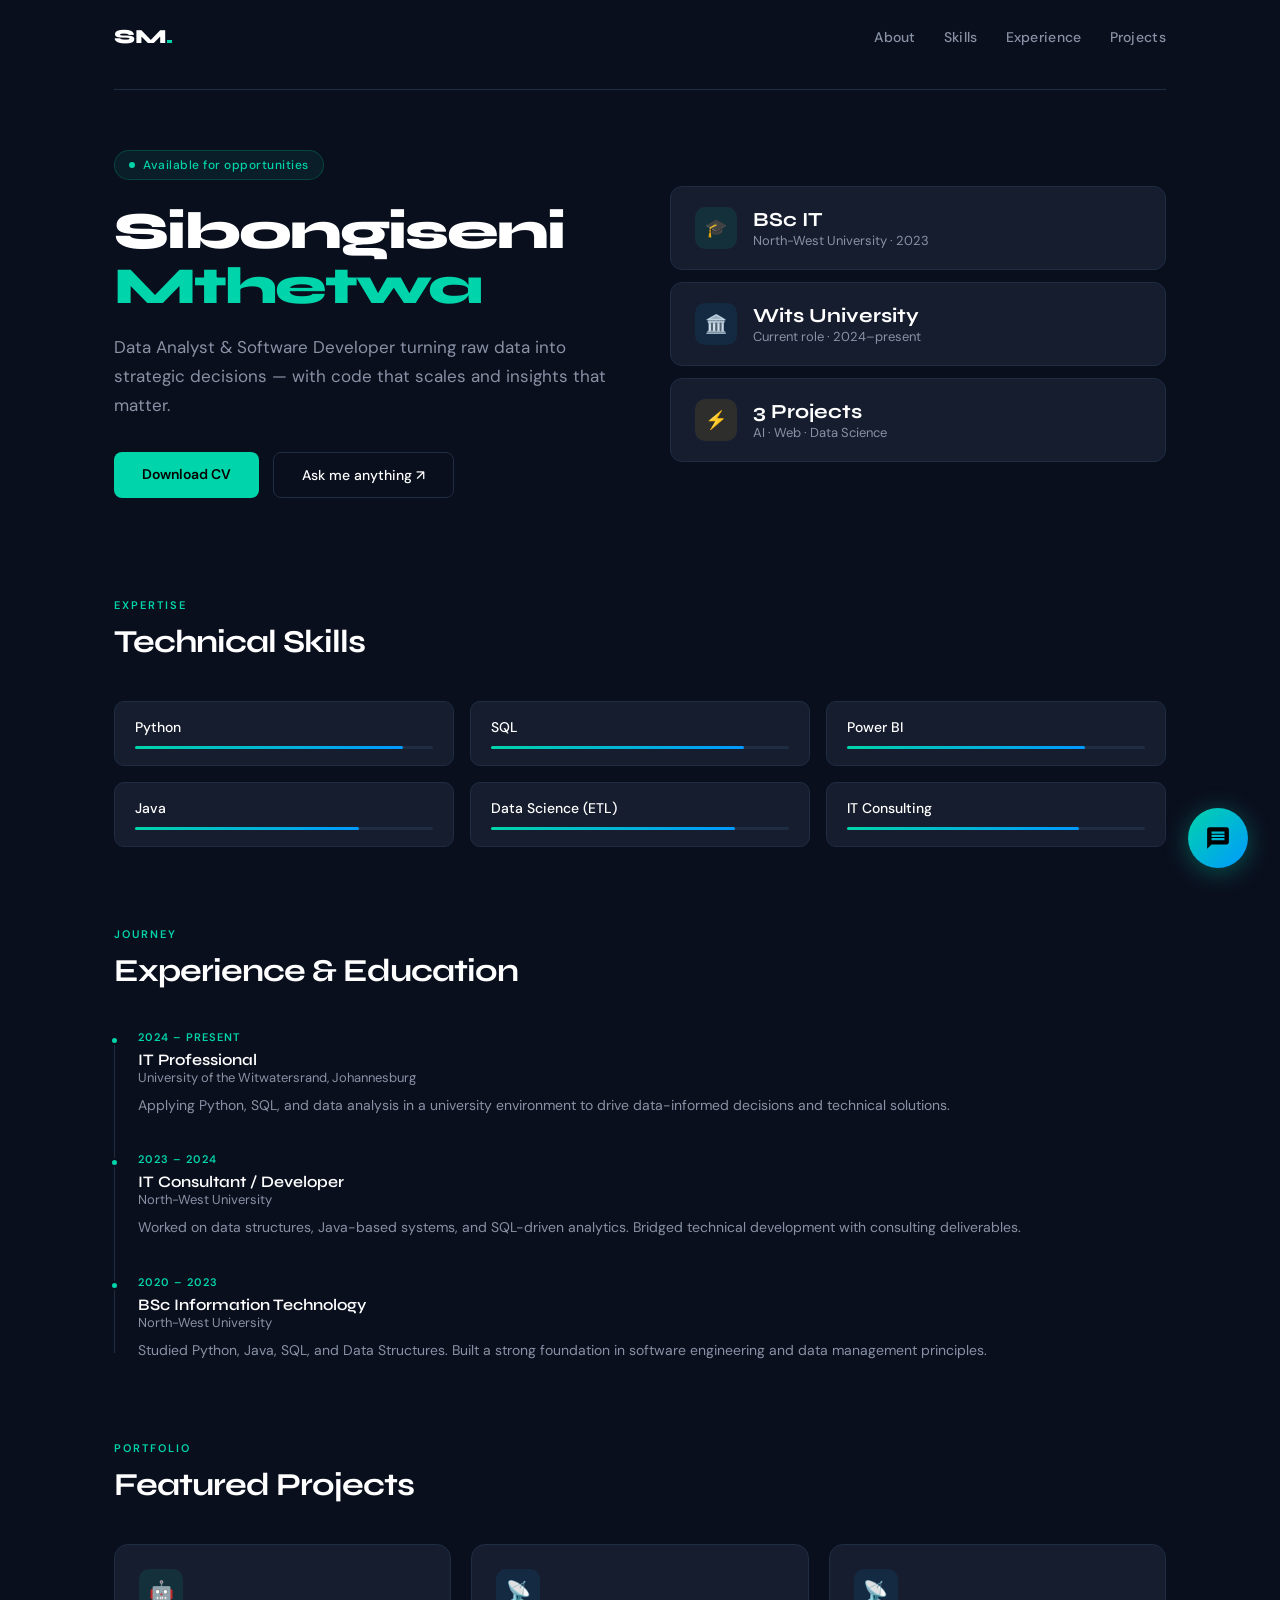
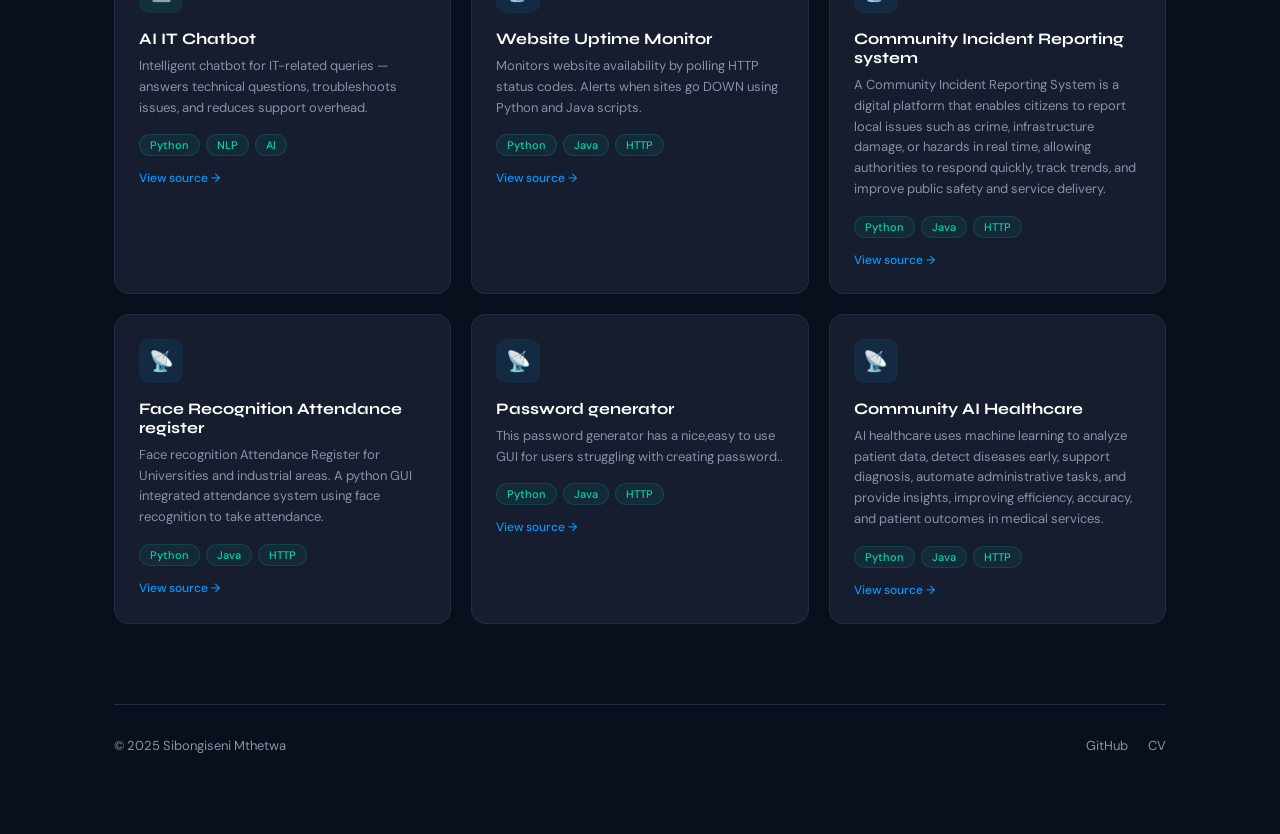
<file: index.html>
<!DOCTYPE html>
<html>
<head>
<meta charset="UTF-8">
<meta name="viewport" content="width=device-width, initial-scale=1.0">
<link href="https://fonts.googleapis.com/css2?family=Syne:wght@400;500;600;700;800&family=DM+Sans:ital,wght@0,300;0,400;0,500;1,300&display=swap" rel="stylesheet">
<style>
*{margin:0;padding:0;box-sizing:border-box}
:root{
  --navy:#0a0f1e;
  --navy2:#111827;
  --accent:#00d4aa;
  --accent2:#0099ff;
  --text:#e8eaf0;
  --muted:#8892a4;
  --card:#161d2e;
  --border:#1e2d42;
  --chat-bg:#0d1420;
}
body{
  font-family:'DM Sans',sans-serif;
  background:var(--navy);
  color:var(--text);
  min-height:100vh;
  overflow-x:hidden;
}
.site{max-width:1100px;margin:0 auto;padding:0 24px 80px;}

nav{
  display:flex;justify-content:space-between;align-items:center;
  padding:24px 0 40px;
  border-bottom:1px solid var(--border);
  margin-bottom:60px;
}
.logo{font-family:'Syne',sans-serif;font-weight:800;font-size:20px;letter-spacing:-0.5px;color:#fff;}
.logo span{color:var(--accent);}
.nav-links{display:flex;gap:28px;}
.nav-links a{
  color:var(--muted);font-size:14px;font-weight:500;text-decoration:none;
  transition:color 0.2s;letter-spacing:0.3px;
}
.nav-links a:hover{color:var(--accent);}

.hero{
  display:grid;grid-template-columns:1fr 1fr;gap:60px;align-items:center;
  margin-bottom:100px;
}
.hero-badge{
  display:inline-flex;align-items:center;gap:8px;
  background:rgba(0,212,170,0.08);border:1px solid rgba(0,212,170,0.2);
  color:var(--accent);font-size:12px;font-weight:500;
  padding:6px 14px;border-radius:20px;margin-bottom:24px;letter-spacing:0.5px;
}
.dot{width:6px;height:6px;border-radius:50%;background:var(--accent);animation:pulse 2s infinite;}
@keyframes pulse{0%,100%{opacity:1}50%{opacity:0.4}}
.hero h1{
  font-family:'Syne',sans-serif;font-weight:800;font-size:52px;
  line-height:1.05;letter-spacing:-2px;color:#fff;margin-bottom:20px;
}
.hero h1 em{font-style:normal;color:var(--accent);}
.hero p{color:var(--muted);font-size:17px;line-height:1.7;margin-bottom:32px;}
.btns{display:flex;gap:14px;flex-wrap:wrap;}
.btn-primary{
  background:var(--accent);color:#000;font-weight:600;font-size:14px;
  padding:13px 28px;border-radius:8px;text-decoration:none;
  transition:opacity 0.2s;border:none;cursor:pointer;font-family:inherit;
}
.btn-primary:hover{opacity:0.85;}
.btn-outline{
  background:transparent;color:#fff;font-weight:500;font-size:14px;
  padding:13px 28px;border-radius:8px;border:1px solid var(--border);
  text-decoration:none;transition:border-color 0.2s;cursor:pointer;font-family:inherit;
}
.btn-outline:hover{border-color:var(--accent);}

.hero-visual{
  display:flex;flex-direction:column;gap:12px;
}
.stat-card{
  background:var(--card);border:1px solid var(--border);border-radius:12px;
  padding:20px 24px;display:flex;align-items:center;gap:16px;
}
.stat-icon{
  width:42px;height:42px;border-radius:10px;
  display:flex;align-items:center;justify-content:center;font-size:18px;flex-shrink:0;
}
.stat-icon.green{background:rgba(0,212,170,0.1);}
.stat-icon.blue{background:rgba(0,153,255,0.1);}
.stat-icon.amber{background:rgba(251,191,36,0.1);}
.stat-val{font-family:'Syne',sans-serif;font-weight:700;font-size:20px;color:#fff;}
.stat-label{font-size:13px;color:var(--muted);}

section{margin-bottom:80px;}
.section-label{
  font-size:11px;font-weight:600;letter-spacing:2px;text-transform:uppercase;
  color:var(--accent);margin-bottom:10px;
}
.section-title{
  font-family:'Syne',sans-serif;font-weight:700;font-size:32px;
  color:#fff;margin-bottom:40px;letter-spacing:-1px;
}

.skills-grid{display:grid;grid-template-columns:repeat(3,1fr);gap:16px;}
.skill-chip{
  background:var(--card);border:1px solid var(--border);border-radius:10px;
  padding:16px 20px;transition:border-color 0.2s;
}
.skill-chip:hover{border-color:var(--accent);}
.skill-name{font-weight:500;font-size:14px;color:#fff;margin-bottom:4px;}
.skill-bar{height:3px;background:var(--border);border-radius:2px;margin-top:10px;}
.skill-fill{height:3px;border-radius:2px;background:linear-gradient(90deg,var(--accent),var(--accent2));}

.timeline{position:relative;padding-left:24px;}
.timeline::before{
  content:'';position:absolute;left:0;top:8px;bottom:8px;
  width:1px;background:var(--border);
}
.tl-item{position:relative;margin-bottom:36px;}
.tl-dot{
  position:absolute;left:-28px;top:6px;
  width:9px;height:9px;border-radius:50%;
  background:var(--accent);border:2px solid var(--navy);
}
.tl-date{font-size:11px;color:var(--accent);font-weight:600;letter-spacing:1px;margin-bottom:6px;}
.tl-role{font-family:'Syne',sans-serif;font-weight:600;font-size:16px;color:#fff;}
.tl-org{font-size:13px;color:var(--muted);margin-bottom:8px;}
.tl-desc{font-size:14px;color:var(--muted);line-height:1.6;}

.projects-grid{display:grid;grid-template-columns:repeat(3,1fr);gap:20px;}
.project-card{
  background:var(--card);border:1px solid var(--border);border-radius:14px;
  padding:24px;transition:transform 0.2s,border-color 0.2s;
}
.project-card:hover{transform:translateY(-3px);border-color:rgba(0,212,170,0.3);}
.proj-icon{
  width:44px;height:44px;border-radius:10px;
  display:flex;align-items:center;justify-content:center;
  font-size:20px;margin-bottom:16px;
}
.proj-title{font-family:'Syne',sans-serif;font-weight:700;font-size:16px;color:#fff;margin-bottom:8px;}
.proj-desc{font-size:13px;color:var(--muted);line-height:1.6;margin-bottom:16px;}
.proj-tags{display:flex;flex-wrap:wrap;gap:6px;}
.tag{
  font-size:11px;font-weight:500;padding:3px 10px;border-radius:20px;
  background:rgba(0,212,170,0.08);color:var(--accent);border:1px solid rgba(0,212,170,0.15);
}
.proj-link{
  display:inline-block;margin-top:14px;font-size:12px;color:var(--accent2);
  text-decoration:none;font-weight:500;
}
.proj-link:hover{text-decoration:underline;}

.chat-fab{
  position:fixed;bottom:32px;right:32px;z-index:1000;
  width:60px;height:60px;border-radius:50%;
  background:linear-gradient(135deg,var(--accent),var(--accent2));
  border:none;cursor:pointer;
  display:flex;align-items:center;justify-content:center;
  box-shadow:0 4px 24px rgba(0,212,170,0.35);
  transition:transform 0.2s;
}
.chat-fab:hover{transform:scale(1.08);}
.chat-fab svg{width:26px;height:26px;fill:#000;}

.chat-panel{
  position:fixed;bottom:104px;right:32px;z-index:999;
  width:360px;max-height:520px;
  background:var(--chat-bg);border:1px solid var(--border);border-radius:18px;
  display:flex;flex-direction:column;overflow:hidden;
  box-shadow:0 20px 60px rgba(0,0,0,0.6);
  transform:scale(0.9) translateY(20px);
  opacity:0;pointer-events:none;
  transition:all 0.25s cubic-bezier(0.4,0,0.2,1);
}
.chat-panel.open{transform:scale(1) translateY(0);opacity:1;pointer-events:all;}
.chat-header{
  padding:18px 20px;border-bottom:1px solid var(--border);
  display:flex;align-items:center;gap:12px;background:var(--card);
}
.chat-avatar{
  width:38px;height:38px;border-radius:50%;
  background:linear-gradient(135deg,var(--accent),var(--accent2));
  display:flex;align-items:center;justify-content:center;
  font-family:'Syne',sans-serif;font-weight:800;font-size:14px;color:#000;
}
.chat-header-info h3{font-size:14px;font-weight:600;color:#fff;}
.chat-header-info p{font-size:11px;color:var(--accent);}
.chat-status{width:7px;height:7px;background:var(--accent);border-radius:50%;animation:pulse 2s infinite;margin-left:auto;}

.chat-msgs{
  flex:1;overflow-y:auto;padding:16px;display:flex;flex-direction:column;gap:12px;
}
.chat-msgs::-webkit-scrollbar{width:4px;}
.chat-msgs::-webkit-scrollbar-track{background:transparent;}
.chat-msgs::-webkit-scrollbar-thumb{background:var(--border);border-radius:2px;}

.msg{max-width:88%;display:flex;flex-direction:column;gap:4px;}
.msg.user{align-self:flex-end;align-items:flex-end;}
.msg.bot{align-self:flex-start;}
.bubble{
  padding:10px 14px;border-radius:14px;font-size:13px;line-height:1.55;
}
.msg.user .bubble{background:linear-gradient(135deg,var(--accent),var(--accent2));color:#000;font-weight:500;}
.msg.bot .bubble{background:var(--card);color:var(--text);border:1px solid var(--border);}
.msg-time{font-size:10px;color:var(--muted);}

.chat-suggestions{
  padding:8px 16px;display:flex;gap:8px;overflow-x:auto;flex-shrink:0;
}
.chat-suggestions::-webkit-scrollbar{display:none;}
.suggestion{
  white-space:nowrap;font-size:11px;font-weight:500;
  padding:6px 12px;border-radius:20px;
  border:1px solid var(--border);background:transparent;
  color:var(--muted);cursor:pointer;transition:all 0.2s;font-family:inherit;
}
.suggestion:hover{border-color:var(--accent);color:var(--accent);}

.chat-input-row{
  padding:12px 16px;border-top:1px solid var(--border);display:flex;gap:10px;align-items:center;
}
#chatInput{
  flex:1;background:var(--card);border:1px solid var(--border);border-radius:10px;
  color:var(--text);font-size:13px;padding:10px 14px;font-family:inherit;outline:none;
  transition:border-color 0.2s;
}
#chatInput:focus{border-color:var(--accent);}
#chatInput::placeholder{color:var(--muted);}
.send-btn{
  width:38px;height:38px;border-radius:10px;flex-shrink:0;
  background:linear-gradient(135deg,var(--accent),var(--accent2));
  border:none;cursor:pointer;display:flex;align-items:center;justify-content:center;
  transition:opacity 0.2s;
}
.send-btn:hover{opacity:0.85;}
.send-btn svg{width:16px;height:16px;fill:#000;}

.typing{display:flex;gap:4px;padding:4px 0;}
.typing span{
  width:5px;height:5px;border-radius:50%;background:var(--muted);
  animation:bounce 1.2s ease-in-out infinite;
}
.typing span:nth-child(2){animation-delay:0.15s;}
.typing span:nth-child(3){animation-delay:0.3s;}
@keyframes bounce{0%,80%,100%{transform:translateY(0)}40%{transform:translateY(-6px)}}

footer{
  border-top:1px solid var(--border);padding-top:32px;
  display:flex;justify-content:space-between;align-items:center;
}
.footer-text{font-size:13px;color:var(--muted);}
.footer-links{display:flex;gap:20px;}
.footer-links a{
  font-size:13px;color:var(--muted);text-decoration:none;
  transition:color 0.2s;
}
.footer-links a:hover{color:var(--accent);}

@media(max-width:700px){
  .hero{grid-template-columns:1fr;gap:40px;}
  .hero h1{font-size:38px;}
  .skills-grid{grid-template-columns:1fr 1fr;}
  .projects-grid{grid-template-columns:1fr;}
  .chat-panel{width:calc(100vw - 32px);right:16px;}
  .chat-fab{bottom:20px;right:20px;}
}
</style>
</head>
<body>
<div class="site">
  <nav>
    <div class="logo">SM<span>.</span></div>
    <div class="nav-links">
      <a href="#about" onclick="scroll(event,'about')">About</a>
      <a href="#skills" onclick="scroll(event,'skills')">Skills</a>
      <a href="#experience" onclick="scroll(event,'experience')">Experience</a>
      <a href="#projects" onclick="scroll(event,'projects')">Projects</a>
    </div>
  </nav>

  <section class="hero">
    <div>
      <div class="hero-badge"><span class="dot"></span> Available for opportunities</div>
      <h1>Sibongiseni<br><em>Mthetwa</em></h1>
      <p>Data Analyst &amp; Software Developer turning raw data into strategic decisions — with code that scales and insights that matter.</p>
      <div class="btns">
        <a class="btn-primary" href="https://sibongiseni1.github.io/Personal-Website/img/SIBONGISENI MTHETWA CV ATS.pdf" target="_blank">Download CV</a>
        <button class="btn-outline" onclick="openChat()">Ask me anything ↗</button>
      </div>
    </div>
    <div class="hero-visual">
      <div class="stat-card">
        <div class="stat-icon green">🎓</div>
        <div><div class="stat-val">BSc IT</div><div class="stat-label">North-West University · 2023</div></div>
      </div>
      <div class="stat-card">
        <div class="stat-icon blue">🏛️</div>
        <div><div class="stat-val">Wits University</div><div class="stat-label">Current role · 2024–present</div></div>
      </div>
      <div class="stat-card">
        <div class="stat-icon amber">⚡</div>
        <div><div class="stat-val">3 Projects</div><div class="stat-label">AI · Web · Data Science</div></div>
      </div>
    </div>
  </section>

  <section id="skills">
    <div class="section-label">Expertise</div>
    <div class="section-title">Technical Skills</div>
    <div class="skills-grid">
      <div class="skill-chip"><div class="skill-name">Python</div><div class="skill-bar"><div class="skill-fill" style="width:90%"></div></div></div>
      <div class="skill-chip"><div class="skill-name">SQL</div><div class="skill-bar"><div class="skill-fill" style="width:85%"></div></div></div>
      <div class="skill-chip"><div class="skill-name">Power BI</div><div class="skill-bar"><div class="skill-fill" style="width:80%"></div></div></div>
      <div class="skill-chip"><div class="skill-name">Java</div><div class="skill-bar"><div class="skill-fill" style="width:75%"></div></div></div>
      <div class="skill-chip"><div class="skill-name">Data Science (ETL)</div><div class="skill-bar"><div class="skill-fill" style="width:82%"></div></div></div>
      <div class="skill-chip"><div class="skill-name">IT Consulting</div><div class="skill-bar"><div class="skill-fill" style="width:78%"></div></div></div>
    </div>
  </section>

  <section id="experience">
    <div class="section-label">Journey</div>
    <div class="section-title">Experience &amp; Education</div>
    <div class="timeline">
      <div class="tl-item">
        <div class="tl-dot"></div>
        <div class="tl-date">2024 – PRESENT</div>
        <div class="tl-role">IT Professional</div>
        <div class="tl-org">University of the Witwatersrand, Johannesburg</div>
        <div class="tl-desc">Applying Python, SQL, and data analysis in a university environment to drive data-informed decisions and technical solutions.</div>
      </div>
      <div class="tl-item">
        <div class="tl-dot"></div>
        <div class="tl-date">2023 – 2024</div>
        <div class="tl-role">IT Consultant / Developer</div>
        <div class="tl-org">North-West University</div>
        <div class="tl-desc">Worked on data structures, Java-based systems, and SQL-driven analytics. Bridged technical development with consulting deliverables.</div>
      </div>
      <div class="tl-item">
        <div class="tl-dot"></div>
        <div class="tl-date">2020 – 2023</div>
        <div class="tl-role">BSc Information Technology</div>
        <div class="tl-org">North-West University</div>
        <div class="tl-desc">Studied Python, Java, SQL, and Data Structures. Built a strong foundation in software engineering and data management principles.</div>
      </div>
    </div>
  </section>

  <section id="projects">
    <div class="section-label">Portfolio</div>
    <div class="section-title">Featured Projects</div>
    <div class="projects-grid">
      <div class="project-card">
        <div class="proj-icon" style="background:rgba(0,212,170,0.1)">🤖</div>
        <div class="proj-title">AI IT Chatbot</div>
        <div class="proj-desc">Intelligent chatbot for IT-related queries — answers technical questions, troubleshoots issues, and reduces support overhead.</div>
        <div class="proj-tags"><span class="tag">Python</span><span class="tag">NLP</span><span class="tag">AI</span></div>
        <a class="proj-link" href="https://github.com/sibongiseni1/ChatBot-2025" target="_blank">View source →</a>
      </div>
      <div class="project-card">
        <div class="proj-icon" style="background:rgba(0,153,255,0.1)">📡</div>
        <div class="proj-title">Website Uptime Monitor</div>
        <div class="proj-desc">Monitors website availability by polling HTTP status codes. Alerts when sites go DOWN using Python and Java scripts.</div>
        <div class="proj-tags"><span class="tag">Python</span><span class="tag">Java</span><span class="tag">HTTP</span></div>
        <a class="proj-link" href="https://github.com/sibongiseni1/Project2025" target="_blank">View source →</a>
      </div>
      <div class="project-card">
        <div class="proj-icon" style="background:rgba(0,153,255,0.1)">📡</div>
        <div class="proj-title">Community Incident Reporting system</div>
        <div class="proj-desc">A Community Incident Reporting System is a digital platform that enables citizens to report local issues such as crime, infrastructure damage, or hazards in real time, allowing authorities to respond quickly, track trends, and improve public safety and service delivery.</div>
        <div class="proj-tags"><span class="tag">Python</span><span class="tag">Java</span><span class="tag">HTTP</span></div>
        <a class="proj-link" href="https://civic-reporter-seven.vercel.app/" target="_blank">View source →</a>
      </div>
      <div class="project-card">
        <div class="proj-icon" style="background:rgba(0,153,255,0.1)">📡</div>
        <div class="proj-title">Face Recognition Attendance register</div>
        <div class="proj-desc">Face recognition Attendance Register for Universities and industrial areas. A python GUI integrated attendance system using face recognition to take attendance.</div>
        <div class="proj-tags"><span class="tag">Python</span><span class="tag">Java</span><span class="tag">HTTP</span></div>
        <a class="proj-link" href="https://github.com/sibongiseni1/Face-recognition-Attandence-register" target="_blank">View source →</a>
      </div>
      <div class="project-card">
        <div class="proj-icon" style="background:rgba(0,153,255,0.1)">📡</div>
        <div class="proj-title">Password generator
</div>
        <div class="proj-desc">
This password generator has a nice,easy to use GUI for users struggling with creating password..</div>
        <div class="proj-tags"><span class="tag">Python</span><span class="tag">Java</span><span class="tag">HTTP</span></div>
        <a class="proj-link" href="https://github.com/sibongiseni1/Password-Generator-with-GUI" target="_blank">View source →</a>
      </div>
      <div class="project-card">
        <div class="proj-icon" style="background:rgba(0,153,255,0.1)">📡</div>
        <div class="proj-title">Community AI Healthcare</div>
        <div class="proj-desc">AI healthcare uses machine learning to analyze patient data, detect diseases early, support diagnosis, automate administrative tasks, and provide insights, improving efficiency, accuracy, and patient outcomes in medical services.</div>
        <div class="proj-tags"><span class="tag">Python</span><span class="tag">Java</span><span class="tag">HTTP</span></div>
        <a class="proj-link" href="https://community-ai-health-care-wgr6.vercel.app/" target="_blank">View source →</a>
      </div>
    </div>
  </section>

  <footer>
    <div class="footer-text">© 2025 Sibongiseni Mthetwa</div>
    <div class="footer-links">
      <a href="https://github.com/sibongiseni1" target="_blank">GitHub</a>
      <a href="https://sibongiseni1.github.io/Personal-Website/img/SIBONGISENI MTHETWA CV ATS.pdf" target="_blank">CV</a>
    </div>
  </footer>
</div>

<button class="chat-fab" onclick="openChat()" title="Chat with Sibongiseni's AI">
  <svg viewBox="0 0 24 24"><path d="M20 2H4c-1.1 0-2 .9-2 2v18l4-4h14c1.1 0 2-.9 2-2V4c0-1.1-.9-2-2-2zm-2 12H6v-2h12v2zm0-3H6V9h12v2zm0-3H6V6h12v2z"/></svg>
</button>

<div class="chat-panel" id="chatPanel">
  <div class="chat-header">
    <div class="chat-avatar">SM</div>
    <div class="chat-header-info">
      <h3>Ask Sibongiseni</h3>
      <p>AI-powered · Answers about me only</p>
    </div>
    <div class="chat-status"></div>
  </div>
  <div class="chat-msgs" id="chatMsgs">
    <div class="msg bot">
      <div class="bubble">👋 Hi! I'm Sibongiseni's AI assistant. Ask me anything about his skills, experience, projects, or how to work with him!</div>
      <div class="msg-time">Now</div>
    </div>
  </div>
  <div class="chat-suggestions">
    <button class="suggestion" onclick="askQ('What are your top skills?')">Top skills?</button>
    <button class="suggestion" onclick="askQ('Tell me about your projects')">Projects</button>
    <button class="suggestion" onclick="askQ('Where do you work now?')">Current role</button>
    <button class="suggestion" onclick="askQ('Are you available for hire?')">Available?</button>
  </div>
  <div class="chat-input-row">
    <input id="chatInput" type="text" placeholder="Ask about Sibongiseni..." onkeydown="if(event.key==='Enter')sendMsg()">
    <button class="send-btn" onclick="sendMsg()">
      <svg viewBox="0 0 24 24"><path d="M2.01 21L23 12 2.01 3 2 10l15 2-15 2z"/></svg>
    </button>
  </div>
</div>

<script>
const PROFILE = `
You are an AI assistant embedded in Sibongiseni Mthetwa's personal portfolio website.
You ONLY answer questions about Sibongiseni Mthetwa. If asked about anything unrelated to him, politely redirect to topics about him.

Here is everything you know about Sibongiseni:

NAME: Sibongiseni Mthetwa
LOCATION: Johannesburg, South Africa
TAGLINE: Data Analyst, Software Developer, IT Consultant — constantly evolving and passionate about learning.

EDUCATION:
- BSc Information Technology, North-West University (2020–2023)
- Subjects: Python, SQL, Data Structures, Java

EXPERIENCE:
- IT Professional at University of the Witwatersrand (2024–present) — applying Python, SQL, data analysis
- IT Consultant/Developer at North-West University (2023–2024) — Java systems, SQL analytics, consulting

TECHNICAL SKILLS:
- Languages: Python (expert), Java (proficient), SQL (expert)
- Tools: Power BI (dashboards), ETL pipelines
- Domains: Data Science, IT Consulting, Software Development, AI/Chatbots, Web Monitoring

PROJECTS:
1. AI IT Chatbot (github.com/sibongiseni1/ChatBot-2025) — Python NLP chatbot for IT support queries
2. Website Uptime Monitor (github.com/sibongiseni1/Project2025) — Python + Java script to monitor HTTP status and detect downtime
3. Data Science ETL — SQL + Power BI dashboards for extract-transform-load data pipelines

GITHUB: github.com/sibongiseni1
CV: Available for download on his website

AVAILABILITY: Open to new opportunities and consulting work.

Keep answers concise, professional, and helpful. Use a friendly but professional tone. If someone asks how to contact or hire him, mention they can download his CV or connect via GitHub.
`;

let chatOpen = false;

function openChat(){
  chatOpen = !chatOpen;
  document.getElementById('chatPanel').classList.toggle('open', chatOpen);
  if(chatOpen) document.getElementById('chatInput').focus();
}

function scroll(e, id){
  e.preventDefault();
  document.getElementById(id)?.scrollIntoView({behavior:'smooth'});
}

function askQ(q){
  document.getElementById('chatInput').value = q;
  sendMsg();
}

function timeStr(){
  return new Date().toLocaleTimeString([],{hour:'2-digit',minute:'2-digit'});
}

function addMsg(text, role){
  const msgs = document.getElementById('chatMsgs');
  const div = document.createElement('div');
  div.className = 'msg ' + role;
  div.innerHTML = `<div class="bubble">${text}</div><div class="msg-time">${timeStr()}</div>`;
  msgs.appendChild(div);
  msgs.scrollTop = msgs.scrollHeight;
  return div;
}

function addTyping(){
  const msgs = document.getElementById('chatMsgs');
  const div = document.createElement('div');
  div.className = 'msg bot';
  div.id = 'typing-indicator';
  div.innerHTML = `<div class="bubble"><div class="typing"><span></span><span></span><span></span></div></div>`;
  msgs.appendChild(div);
  msgs.scrollTop = msgs.scrollHeight;
}

function removeTyping(){
  document.getElementById('typing-indicator')?.remove();
}

async function sendMsg(){
  const input = document.getElementById('chatInput');
  const q = input.value.trim();
  if(!q) return;
  input.value = '';
  addMsg(q, 'user');
  addTyping();

  try{
    const res = await fetch('https://api.anthropic.com/v1/messages',{
      method:'POST',
      headers:{'Content-Type':'application/json'},
      body: JSON.stringify({
        model:'claude-sonnet-4-20250514',
        max_tokens:1000,
        system: PROFILE,
        messages:[{role:'user',content:q}]
      })
    });
    const data = await res.json();
    removeTyping();
    const reply = data.content?.map(b=>b.text||'').join('') || "Sorry, I couldn't get a response right now.";
    addMsg(reply, 'bot');
  } catch(e){
    removeTyping();
    addMsg("Sorry, something went wrong. Please try again.", 'bot');
  }
}
</script>
</body>
</html>
</file>
